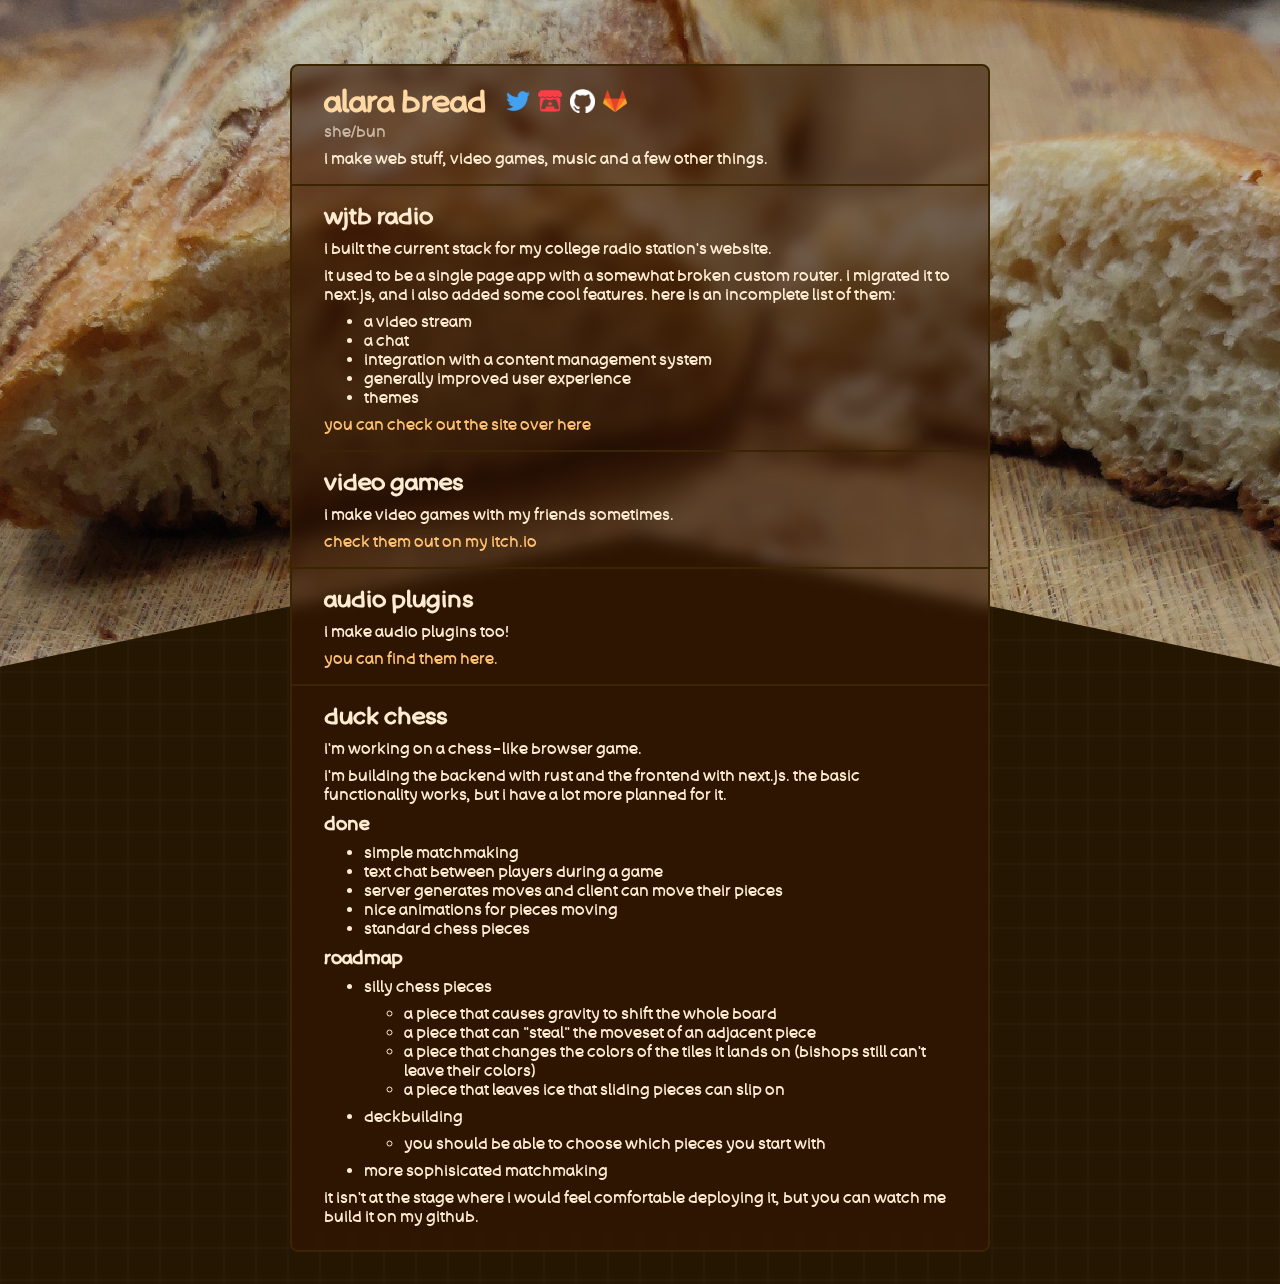
<file: index.html>
<!DOCTYPE html>
<html>
	<head>
		<title>alara bread</title>
		<link rel="stylesheet" href="css/main.css" />
	</head>
	<body>
		<img class="bg" src="/img/bread.jpg" alt="" />
		<div class="frame">
			<section>
				<h1>alara bread</h1>
				<div class="socials">
					<a
						title="Twitter"
						href="https://twitter.com/AlaraBread"
						target="_blank"
						><img alt="twitter" src="img/twitter.png"
					/></a>
					<a title="itch.io" href="https://alarabread.itch.io/" target="_blank"
						><img alt="itch.io" src="img/itch.png"
					/></a>
					<a title="Github" href="https://github.com/AlaraBread" target="_blank"
						><img alt="github" src="img/github.png"
					/></a>
					<a title="Gitlab" href="https://gitlab.com/AlaraBread" target="_blank"
						><img alt="gitlab" src="img/gitlab.png"
					/></a>
				</div>
				<p class="small">she/bun</p>
				<p>i make web stuff, video games, music and a few other things.</p>
			</section>
			<hr />
			<section>
				<h2>wjtb radio</h2>
				<p>i built the current stack for my college radio station's website.</p>
				<p>
					it used to be a single page app with a somewhat broken custom router.
					i migrated it to next.js, and i also added some cool features. here is
					an incomplete list of them:
				</p>
				<ul>
					<li>a video stream</li>
					<li>a chat</li>
					<li>integration with a content management system</li>
					<li>generally improved user experience</li>
					<li>themes</li>
				</ul>
				<p>
					<a href="https://wjtbradio.com/" target="_blank"
						>you can check out the site over here</a
					>
				</p>
			</section>
			<hr />
			<section>
				<h2>video games</h2>
				<p>i make video games with my friends sometimes.</p>
				<p>
					<a href="https://alarabread.itch.io/" target="_blank"
						>check them out on my itch.io</a
					>
				</p>
			</section>
			<hr />
			<section>
				<h2>audio plugins</h2>
				<p>i make audio plugins too!</p>
				<p><a href="plugins">you can find them here.</a></p>
			</section>
			<hr />
			<section>
				<h2>duck chess</h2>
				<p>i'm working on a chess-like browser game.</p>
				<p>
					i'm building the backend with rust and the frontend with next.js. the
					basic functionality works, but i have a lot more planned for it.
				</p>
				<h3>done</h3>
				<ul>
					<li>simple matchmaking</li>
					<li>text chat between players during a game</li>
					<li>server generates moves and client can move their pieces</li>
					<li>nice animations for pieces moving</li>
					<li>standard chess pieces</li>
				</ul>
				<h3>roadmap</h3>
				<ul>
					<li>
						silly chess pieces
						<ul>
							<li>a piece that causes gravity to shift the whole board</li>
							<li>a piece that can "steal" the moveset of an adjacent piece</li>
							<li>
								a piece that changes the colors of the tiles it lands on
								(bishops still can't leave their colors)
							</li>
							<li>a piece that leaves ice that sliding pieces can slip on</li>
						</ul>
					</li>
					<li>
						deckbuilding
						<ul>
							<li>you should be able to choose which pieces you start with</li>
						</ul>
					</li>
					<li>more sophisicated matchmaking</li>
				</ul>
				<p>
					it isn't at the stage where i would feel comfortable deploying it, but
					you can watch me build it on my github.
				</p>
			</section>
		</div>
	</body>
</html>
</file>
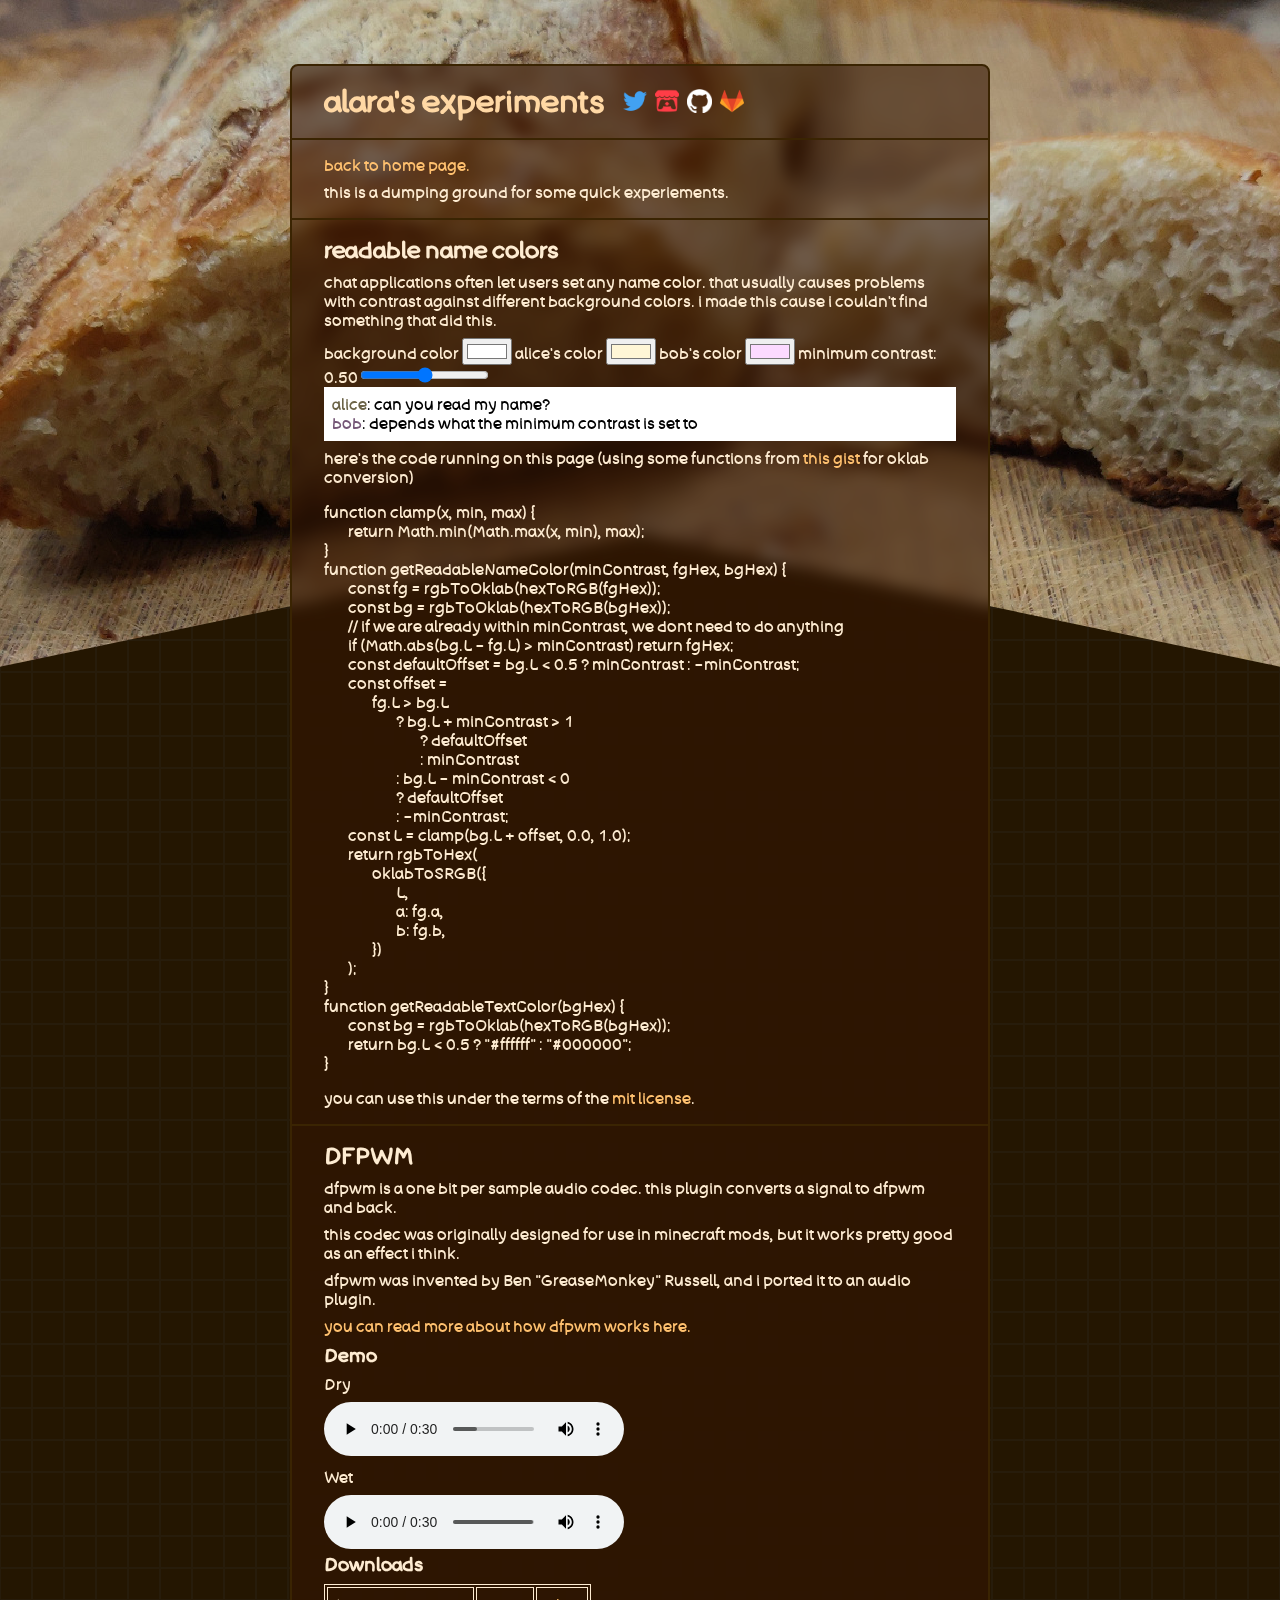
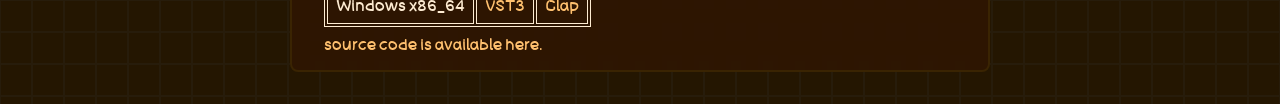
<file: experiments/index.html>
<!DOCTYPE html>
<html>
	<head>
		<title>alara's experiments</title>
		<link rel="stylesheet" href="../css/main.css" />
	</head>
	<body>
		<img class="bg" src="/img/bread.jpg" alt="" />
		<div class="frame">
			<section>
				<h1>alara's experiments</h1>
				<div class="socials">
					<a
						title="Twitter"
						href="https://twitter.com/AlaraBread"
						target="_blank"
						><img alt="twitter" src="../img/twitter.png"
					/></a>
					<a title="itch.io" href="https://alarabread.itch.io/" target="_blank"
						><img alt="itch.io" src="../img/itch.png"
					/></a>
					<a title="Github" href="https://github.com/AlaraBread" target="_blank"
						><img alt="github" src="../img/github.png"
					/></a>
					<a title="Gitlab" href="https://gitlab.com/AlaraBread" target="_blank"
						><img alt="gitlab" src="../img/gitlab.png"
					/></a>
				</div>
			</section>
			<hr />
			<section>
				<a href="..">back to home page.</a>
				<p>this is a dumping ground for some quick experiements.</p>
			</section>
			<hr />
			<section>
				<h2>readable name colors</h2>
				<p>
					chat applications often let users set any name color. that usually
					causes problems with contrast against different background colors. i
					made this cause i couldn't find something that did this.
				</p>
				<script>
					// from https://gist.github.com/earthbound19/e7fe15fdf8ca3ef814750a61bc75b5ce
					// This gist contains JavaScript functions and tests for:
					// - conversion from gamma-corrected (or gamma-compressed) sRGB to linear RGB, to Oklab
					// - interpolation through Oklab
					// - conversion back to linear RGB, then sRGB
					// To use these tests, install nodejs, save this file locally, and run with:
					//    node OklabExperiments.js
					// No other dependencies are required to use this.
					// Thanks to some helpful folks in the generative art community for helping me better understand what's happening with this.

					// My toddler smacked the keyboard with a piece of cardboard and made me accidentally type:
					// zaser~

					// Some color / math code tweaked from functions found in this repo: https://github.com/mattdesl/tiny-artblocks

					function clamp(value, min, max) {
						return Math.max(Math.min(value, max), min);
					}

					// returns an object literal which is r, g and b integers from an RGB hex string:
					function hexToRGB(str) {
						var hex = str.replace("#", "");
						// NOTE: This can be removed for brevity if you stick with 6-character codes:
						// if (hex.length === 3) {hex = hex[0] + hex[0] + hex[1] + hex[1] + hex[2] + hex[2];}
						var num = parseInt(hex, 16);
						return { r: num >> 16, g: (num >> 8) & 255, b: num & 255 };
					}

					// converts RGB integer values to hex:
					function rgbToHex({ r, g, b }) {
						// NEXT LINE OPTIONAL, depending on your purposes:
						// var r = clamp(r, 0, 255); var g = clamp(g, 0, 255); var b = clamp(b, 0, 255);
						return (
							"#" + (b | (g << 8) | (r << 16) | (1 << 24)).toString(16).slice(1)
						);
					}

					// correlary of first psuedocode block here (f_inv) : https://bottosson.github.io/posts/colorwrong/#what-can-we-do%3F ; "applying the inverse of the sRGB nonlinear transform function.." -- keeping the abbreviated syntax of arrow functions and ? : if/then, despite that they confuse and stretch my noob brain:
					const gammaToLinear = (c) =>
						c >= 0.04045 ? Math.pow((c + 0.055) / 1.055, 2.4) : c / 12.92;
					// correlary of the first " : "..then switching back" :
					const linearToGamma = (c) =>
						c >= 0.0031308 ? 1.055 * Math.pow(c, 1 / 2.4) - 0.055 : 12.92 * c;

					// Lab coordinates (parameters):
					// L = Lightness (0 (black) to ?? (diffuse white)
					// a = green (at negative -- is there a lower bound?) to red (positive)
					// b = blue (at negative) to yellow (at positive).
					// You can manually construct an object literal to pass to this function this way:
					// labVals = {L: 0.75, a: 0.7, b: 0.2};
					// sRGBresultObjectLiteral = oklabToSRGB(labVals);
					// You can also construct that as just {0.75, 0.7, 0.2}, and still pass it and it will work, apparently
					// "..Oklab is represented as an object {L, a, b} where L is between 0 and 1 for normal SRGB colors. a and b have a less clearly defined range, but will normally be between -0.5 and +0.5. Neutral gray colors will have a and b at zero (or very close)." re: https://www.npmjs.com/package/oklab
					// numbers updated from C++ example at https://bottosson.github.io/posts/oklab/ as updated 2021-01-25
					// helpful references:
					// https://observablehq.com/@sebastien/srgb-rgb-gamma
					// Other references: https://matt77hias.github.io/blog/2018/07/01/linear-gamma-and-sRGB-color-spaces.html
					// Takeaway: before manipulating color for sRGB (gamma-corrected or gamma compressed), convert it to linear RGB or a linear color space. Then do the manipulation, then convert it back to sRGB.
					function rgbToOklab({ r, g, b }) {
						// This is my undersanding: JavaScript canvas and many other virtual and literal devices use gamma-corrected (non-linear lightness) RGB, or sRGB. To convert sRGB values for manipulation in the Oklab color space, you must first convert them to linear RGB. Where Oklab interfaces with RGB it expects and returns linear RGB values. This next step converts (via a function) sRGB to linear RGB for Oklab to use:
						r = gammaToLinear(r / 255);
						g = gammaToLinear(g / 255);
						b = gammaToLinear(b / 255);
						// This is the Oklab math:
						var l = 0.4122214708 * r + 0.5363325363 * g + 0.0514459929 * b;
						var m = 0.2119034982 * r + 0.6806995451 * g + 0.1073969566 * b;
						var s = 0.0883024619 * r + 0.2817188376 * g + 0.6299787005 * b;
						// Math.crb (cube root) here is the equivalent of the C++ cbrtf function here: https://bottosson.github.io/posts/oklab/#converting-from-linear-srgb-to-oklab
						l = Math.cbrt(l);
						m = Math.cbrt(m);
						s = Math.cbrt(s);
						return {
							L: l * +0.2104542553 + m * +0.793617785 + s * -0.0040720468,
							a: l * +1.9779984951 + m * -2.428592205 + s * +0.4505937099,
							b: l * +0.0259040371 + m * +0.7827717662 + s * -0.808675766,
						};
					}

					function oklabToSRGB({ L, a, b }) {
						var l = L + a * +0.3963377774 + b * +0.2158037573;
						var m = L + a * -0.1055613458 + b * -0.0638541728;
						var s = L + a * -0.0894841775 + b * -1.291485548;
						// The ** operator here cubes; same as l_*l_*l_ in the C++ example:
						l = l ** 3;
						m = m ** 3;
						s = s ** 3;
						var r = l * +4.0767416621 + m * -3.3077115913 + s * +0.2309699292;
						var g = l * -1.2684380046 + m * +2.6097574011 + s * -0.3413193965;
						var b = l * -0.0041960863 + m * -0.7034186147 + s * +1.707614701;
						// Convert linear RGB values returned from oklab math to sRGB for our use before returning them:
						r = 255 * linearToGamma(r);
						g = 255 * linearToGamma(g);
						b = 255 * linearToGamma(b);
						// OPTION: clamp r g and b values to the range 0-255; but if you use the values immediately to draw, JavaScript clamps them on use:
						r = clamp(r, 0, 255);
						g = clamp(g, 0, 255);
						b = clamp(b, 0, 255);
						// OPTION: round the values. May not be necessary if you use them immediately for rendering in JavaScript, as JavaScript (also) discards decimals on render:
						r = Math.round(r);
						g = Math.round(g);
						b = Math.round(b);
						return { r, g, b };
					}
				</script>
				<script>
					function clamp(x, min, max) {
						return Math.min(Math.max(x, min), max);
					}
					function getReadableNameColor(minContrast, fgHex, bgHex) {
						const fg = rgbToOklab(hexToRGB(fgHex));
						const bg = rgbToOklab(hexToRGB(bgHex));
						// if we are already within minContrast, we dont need to do anything
						if (Math.abs(bg.L - fg.L) > minContrast) return fgHex;
						const defaultOffset = bg.L < 0.5 ? minContrast : -minContrast;
						const offset =
							fg.L > bg.L
								? bg.L + minContrast > 1
									? defaultOffset
									: minContrast
								: bg.L - minContrast < 0
								? defaultOffset
								: -minContrast;
						const L = clamp(bg.L + offset, 0.0, 1.0);
						return rgbToHex(
							oklabToSRGB({
								L,
								a: fg.a,
								b: fg.b,
							})
						);
					}
					function getReadableTextColor(bgHex) {
						const bg = rgbToOklab(hexToRGB(bgHex));
						return bg.L < 0.5 ? "#ffffff" : "#000000";
					}
				</script>
				<style>
					#nameBackground {
						min-height: 2rem;
						padding: 8px;
						font-size: 1rem;
					}
					#contrastLabel {
						font-variant-numeric: tabular-nums;
					}
				</style>
				<label>
					background color
					<input type="color" id="bgPicker" value="#FFFFFF" />
				</label>
				<label>
					alice's color
					<input type="color" id="fg1Picker" value="#FFF6D6" />
				</label>
				<label>
					bob's color
					<input type="color" id="fg2Picker" value="#FCDAFF" />
				</label>
				<label id="contrastLabel">
					minimum contrast: 1.0
					<input
						type="range"
						id="minContrastPicker"
						value="0.5"
						step="0.01"
						min="0.0"
						max="1.0"
					/>
				</label>
				<div style="background-color: #ffffff" id="nameBackground">
					<div>
						<span style="color: #ffffff" id="userName">alice</span
						><span style="color: #ffffff" class="chatText"
							>: can you read my name?</span
						>
					</div>
					<div>
						<span style="color: #ffffff" id="userName2">bob</span
						><span style="color: #ffffff" class="chatText"
							>: depends what the minimum contrast is set to</span
						>
					</div>
				</div>
				<script>
					function updateColors() {
						const name1FgColor = getReadableNameColor(
							parseFloat(minContrastPicker.value),
							fg1Picker.value,
							bgPicker.value
						);
						const name2FgColor = getReadableNameColor(
							parseFloat(minContrastPicker.value),
							fg2Picker.value,
							bgPicker.value
						);
						userName.setAttribute("style", `color: ${name1FgColor}`);
						userName2.setAttribute("style", `color: ${name2FgColor}`);
						const chatTexts = document.getElementsByClassName("chatText");
						for (let i = 0; i < chatTexts.length; i++)
							chatTexts
								.item(i)
								.setAttribute(
									"style",
									`color: ${getReadableTextColor(bgPicker.value)}`
								);
						nameBackground.setAttribute(
							"style",
							`background-color: ${bgPicker.value}`
						);
						contrastLabel.childNodes[0].nodeValue = `minimum contrast: ${parseFloat(
							minContrastPicker.value
						).toFixed(2)}`;
						console.log(contrastLabel.childNodes);
					}
					bgPicker.addEventListener("change", updateColors);
					fg1Picker.addEventListener("change", updateColors);
					fg2Picker.addEventListener("change", updateColors);
					minContrastPicker.addEventListener("change", updateColors);
					minContrastPicker.addEventListener("mousemove", updateColors);
					updateColors();
				</script>
				<p>
					here's the code running on this page (using some functions from
					<a
						href="https://gist.github.com/earthbound19/e7fe15fdf8ca3ef814750a61bc75b5ce"
						target="_blank"
						>this gist</a
					>
					for oklab conversion)
				</p>
				<pre>
function clamp(x, min, max) {
	return Math.min(Math.max(x, min), max);
}
function getReadableNameColor(minContrast, fgHex, bgHex) {
	const fg = rgbToOklab(hexToRGB(fgHex));
	const bg = rgbToOklab(hexToRGB(bgHex));
	// if we are already within minContrast, we dont need to do anything
	if (Math.abs(bg.L - fg.L) > minContrast) return fgHex;
	const defaultOffset = bg.L < 0.5 ? minContrast : -minContrast;
	const offset =
		fg.L > bg.L
			? bg.L + minContrast > 1
				? defaultOffset
				: minContrast
			: bg.L - minContrast < 0
			? defaultOffset
			: -minContrast;
	const L = clamp(bg.L + offset, 0.0, 1.0);
	return rgbToHex(
		oklabToSRGB({
			L,
			a: fg.a,
			b: fg.b,
		})
	);
}
function getReadableTextColor(bgHex) {
	const bg = rgbToOklab(hexToRGB(bgHex));
	return bg.L < 0.5 ? "#ffffff" : "#000000";
}</pre
				>
				<p>
					you can use this under the terms of the
					<a href="https://mit-license.org/" target="_blank">mit license</a>.
				</p>
			</section>
			<hr />
			<section>
				<h2>DFPWM</h2>
				<p>
					dfpwm is a one bit per sample audio codec. this plugin converts a
					signal to dfpwm and back.
				</p>
				<p>
					this codec was originally designed for use in minecraft mods, but it
					works pretty good as an effect i think.
				</p>
				<p>
					dfpwm was invented by Ben "GreaseMonkey" Russell, and i ported it to
					an audio plugin.
				</p>
				<p>
					<a href="https://wiki.vexatos.com/dfpwm" target="_blank"
						>you can read more about how dfpwm works here.</a
					>
				</p>
				<h3>Demo</h3>
				<p>Dry</p>
				<audio controls>
					<source src="../music/dfpwm_test_dry.mp3" type="audio/mpeg" />
					Your browser does not support the audio tag.
				</audio>
				<p>Wet</p>
				<audio controls>
					<source src="../music/dfpwm_test_wet.mp3" type="audio/mpeg" />
					Your browser does not support the audio tag.
				</audio>
				<h3>Downloads</h3>
				<table>
					<tr>
						<td>Windows x86_64</td>
						<td>
							<a
								href="../releases/dfpwm/windows_x86_64/DFPWM.vst3"
								target="_blank"
								>VST3</a
							>
						</td>
						<td>
							<a
								href="../releases/dfpwm/windows_x86_64/DFPWM.clap"
								target="_blank"
								>Clap</a
							>
						</td>
					</tr>
				</table>
				<a href="https://gitlab.com/AlaraBread/dfpwm" target="_blank"
					>source code is available here.</a
				>
			</section>
		</div>
	</body>
</html>
</file>
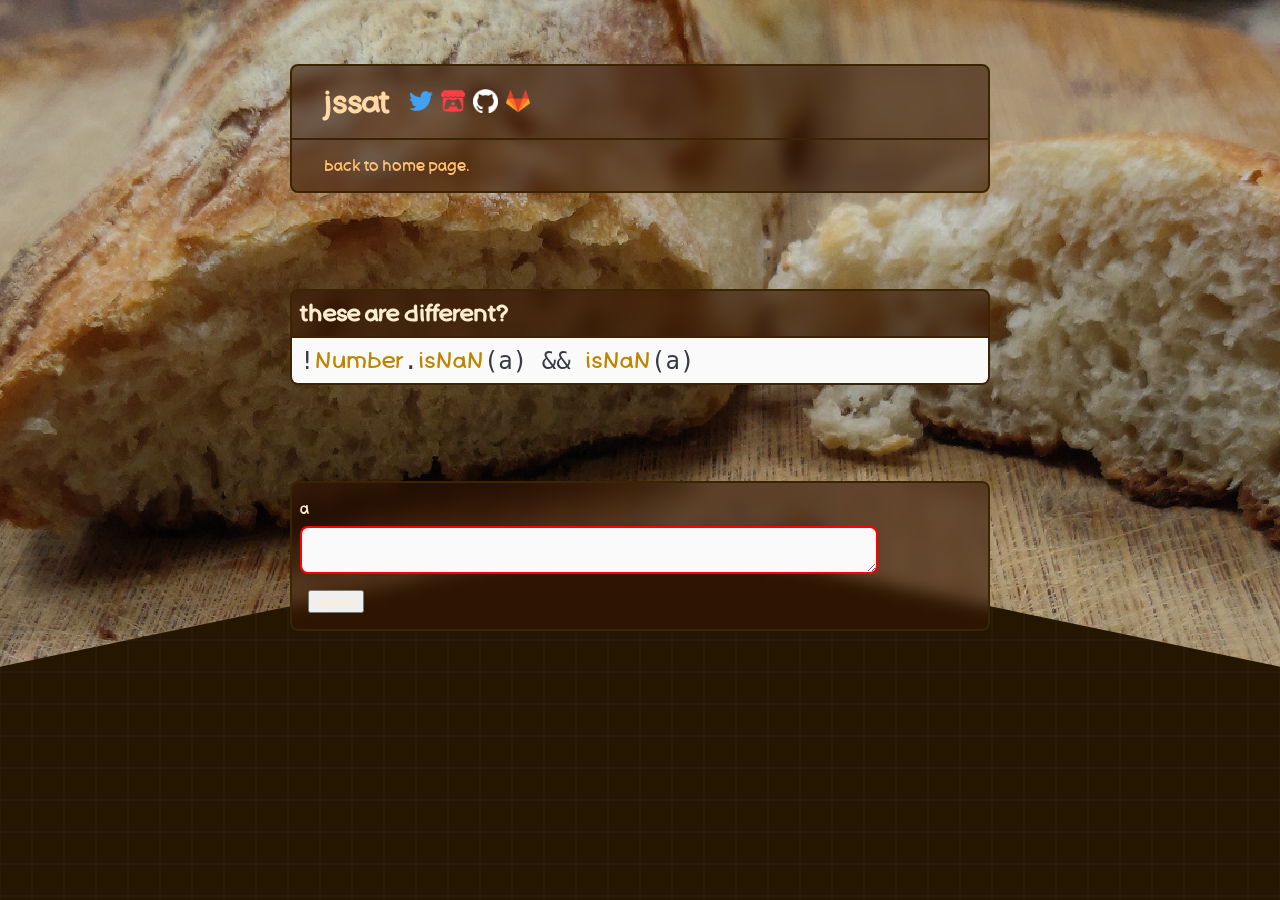
<file: jssat/index.html>
<!doctype html>
<html>
	<head>
		<title>jssat</title>
		<script type="importmap">
			{
				"imports": {
					"acorn": "./acorn.min.js",
					"puzzles": "./puzzles.js"
				}
			}
		</script>
		<script src="./highlight.min.js"></script>
		<script type="module" src="./acorn.min.js"></script>
		<script type="module" src="./puzzles.js"></script>
		<link rel="stylesheet" href="../css/main.css" />
		<link rel="stylesheet" href="./light.css" />
		<link rel="stylesheet" href="./dark.css" />
		<link rel="stylesheet" href="./jssat.css" />
		<script>
			hljs.highlightAll();
		</script>
	</head>
	<body>
		<img class="bg" src="/img/bread.jpg" alt="" />
		<div class="frame">
			<section>
				<h1>jssat</h1>
				<div class="socials">
					<a
						title="Twitter"
						href="https://twitter.com/AlaraBread"
						target="_blank"
						><img alt="twitter" src="../img/twitter.png"
					/></a>
					<a title="itch.io" href="https://alarabread.itch.io/" target="_blank"
						><img alt="itch.io" src="../img/itch.png"
					/></a>
					<a title="Github" href="https://github.com/AlaraBread" target="_blank"
						><img alt="github" src="../img/github.png"
					/></a>
					<a title="Gitlab" href="https://gitlab.com/AlaraBread" target="_blank"
						><img alt="gitlab" src="../img/gitlab.png"
					/></a>
				</div>
			</section>
			<hr />
			<section>
				<a href="..">back to home page.</a>
			</section>
		</div>
		<div class="frame" id="expression-frame">
			<div id="expression-container"></div>
		</div>
		<div class="frame" id="inputs-container"></div>
		<script>
			// seperate script tag to disable strict mode for the with here
			function evalWithBindings(expression, bindings) {
				return eval(`
					with(bindings)
					{
						${expression}
					}
				`);
			}
		</script>
		<script type="module">
			import * as acorn from "acorn";
			import { puzzles } from "puzzles";

			function isValidJS(js) {
				try {
					const expression = acorn.parseExpressionAt(js, 0, {
						ecmaVersion: "latest",
						preserveParens: true,
					});
					if (expression.end !== js.trim().length) {
						// acorn will stop at the end of the fist expression
						// if theres more text after that, we want to show an error
						return false;
					}
					return true;
				} catch (error) {
					return false;
				}
			}

			// from https://stackoverflow.com/a/4812022
			function getSelectionCharacterOffsetWithin(element) {
				let start = 0;
				let end = 0;
				const doc = element.ownerDocument || element.document;
				const win = doc.defaultView || doc.parentWindow;
				let sel;
				if (typeof win.getSelection != "undefined") {
					sel = win.getSelection();
					if (sel.rangeCount > 0) {
						const range = win.getSelection().getRangeAt(0);
						const preCaretRange = range.cloneRange();
						preCaretRange.selectNodeContents(element);
						preCaretRange.setEnd(range.startContainer, range.startOffset);
						start = preCaretRange.toString().length;
						preCaretRange.setEnd(range.endContainer, range.endOffset);
						end = preCaretRange.toString().length;
					}
				} else if ((sel = doc.selection) && sel.type != "Control") {
					const textRange = sel.createRange();
					const preCaretTextRange = doc.body.createTextRange();
					preCaretTextRange.moveToElementText(element);
					preCaretTextRange.setEndPoint("EndToStart", textRange);
					start = preCaretTextRange.text.length;
					preCaretTextRange.setEndPoint("EndToEnd", textRange);
					end = preCaretTextRange.text.length;
				}
				return { start: start, end: end };
			}

			// from https://markaicode.com/how-to-set-cursor-position-in-contenteditable-elements-with-javascript/
			// Helper function to traverse DOM and find text node at specific position
			function findTextNodeAndOffset(element, targetPosition) {
				let currentPosition = 0;

				function traverse(node) {
					// If it's a text node, check if target position falls within it
					if (node.nodeType === Node.TEXT_NODE) {
						const textLength = node.textContent.length;

						if (currentPosition + textLength >= targetPosition) {
							// Found the target text node
							const offset = targetPosition - currentPosition;
							return { node: node, offset: offset };
						}

						currentPosition += textLength;
					} else {
						// Recursively check child nodes
						for (let child of node.childNodes) {
							const result = traverse(child);
							if (result.node) {
								return result;
							}
						}
					}

					return { node: null, offset: 0 };
				}

				return traverse(element);
			}

			// from https://markaicode.com/how-to-set-cursor-position-in-contenteditable-elements-with-javascript/
			// Main function to set cursor position in contenteditable elements
			function setCursorPosition(element, position, fromEnd = false) {
				// Ensure element is focusable
				if (!element.isContentEditable) {
					console.warn("Element must be contenteditable");
					return false;
				}

				// Get text content for position calculation
				const textContent = element.textContent || element.innerText || "";
				const maxPosition = textContent.length;

				// Calculate actual position
				let targetPosition;
				if (fromEnd) {
					targetPosition = Math.max(0, maxPosition - position);
				} else {
					targetPosition = Math.min(position, maxPosition);
				}

				try {
					// Create range and selection
					const range = document.createRange();
					const selection = window.getSelection();

					// Find the text node and position
					const result = findTextNodeAndOffset(element, targetPosition);

					if (result.node) {
						range.setStart(result.node, result.offset);
						range.setEnd(result.node, result.offset);

						// Clear existing selection and apply new range
						selection.removeAllRanges();
						selection.addRange(range);

						// Focus the element
						element.focus();

						return true;
					}

					return false;
				} catch (error) {
					console.error("Error setting cursor position:", error);
					return false;
				}
			}

			function generateExpressionInput(parentElement, labelText) {
				const label = document.createElement("label");
				label.className = "expression-input-label";
				label.textContent = labelText;

				const input = document.createElement("div");
				input.contentEditable = "plaintext-only";
				input.spellcheck = false;
				input.ariaMultiline = "true";
				input.translate = "no";
				input.writingSuggestions = "false";
				input.autocapitalize = "none";
				input.autocorrect = "off";
				input.role = "textbox";
				input.className = "expression-input hljs language-js";

				label.appendChild(input);
				parentElement.appendChild(label);
			}
			function generateExpressionDisplay(parentElement, expression) {
				console.log(expression);
				const display = document.createElement("div");
				display.className = "expression-display hljs language-js";
				display.textContent = expression;
				hljs.highlightElement(display);
				parentElement.replaceChildren(display);
			}
			const inputsContainer = document.getElementById("inputs-container");
			const expressionContainer = document.getElementById(
				"expression-container",
			);
			const puzzle = puzzles[0];
			inputsContainer.innerHTML = "";
			for (let i = 0; i < puzzle.inputs.length; i++) {
				generateExpressionInput(inputsContainer, puzzle.inputs[i]);
			}
			const submitButton = document.createElement("button");
			submitButton.textContent = "submit";
			submitButton.addEventListener("click", () => {
				const expressionInputs =
					document.getElementsByClassName("expression-input");
				const inputs = Array.from(expressionInputs).map(
					(expressionInput) => expressionInput.innerText,
				);
				const isValid = inputs.every(isValidJS);
				if (!isValid) return;
				console.log(inputs);
				const inputsEvaled = Object.fromEntries(
					puzzle.inputs.map((inputName, index) => [
						inputName,
						eval(`(${inputs[index]})`),
					]),
				);
				const result = evalWithBindings(puzzle.expression, inputsEvaled);
				if (!!result) {
					generateExpressionDisplay(expressionContainer, "you did it!");
				} else {
					generateExpressionDisplay(expressionContainer, "try again!");
					window.setTimeout(() => {
						generateExpressionDisplay(expressionContainer, puzzle.expression);
					}, 1000);
				}
			});
			inputsContainer.appendChild(submitButton);
			generateExpressionDisplay(expressionContainer, puzzle.expression);

			const puzzleTitle = document.createElement("h2");
			puzzleTitle.textContent = puzzle.title;
			const expressionFrame = document.getElementById("expression-frame");
			expressionFrame.prepend(puzzleTitle);

			function sanitizeExpressionText(text) {
				return text.replaceAll(/\n/g, "");
			}

			const expressionInputs =
				document.getElementsByClassName("expression-input");
			function updateHighlight(event) {
				const expressionInput = event.target;
				const containsNewline = expressionInput.innerText.includes("\n");
				const expression = sanitizeExpressionText(expressionInput.innerText);
				const selOffsets = getSelectionCharacterOffsetWithin(expressionInput);
				expressionInput.innerText = expression;
				expressionInput.removeAttribute("data-highlighted");
				if (isValidJS(expression)) {
					expressionInput.removeAttribute("data-invalid-js");
					hljs.highlightElement(expressionInput);
				} else {
					expressionInput.setAttribute("data-invalid-js", "true");
				}
				setCursorPosition(
					expressionInput,
					containsNewline ? selOffsets.start - 1 : selOffsets.start,
				);
			}
			Array.prototype.forEach.call(expressionInputs, (expressionInput) => {
				expressionInput.addEventListener("input", updateHighlight);
				expressionInput.addEventListener("keydown", (event) => {
					if (event.key === "Enter") {
						submitButton.click();
					}
				});
				updateHighlight({ target: expressionInput });
			});
		</script>
	</body>
</html>
</file>
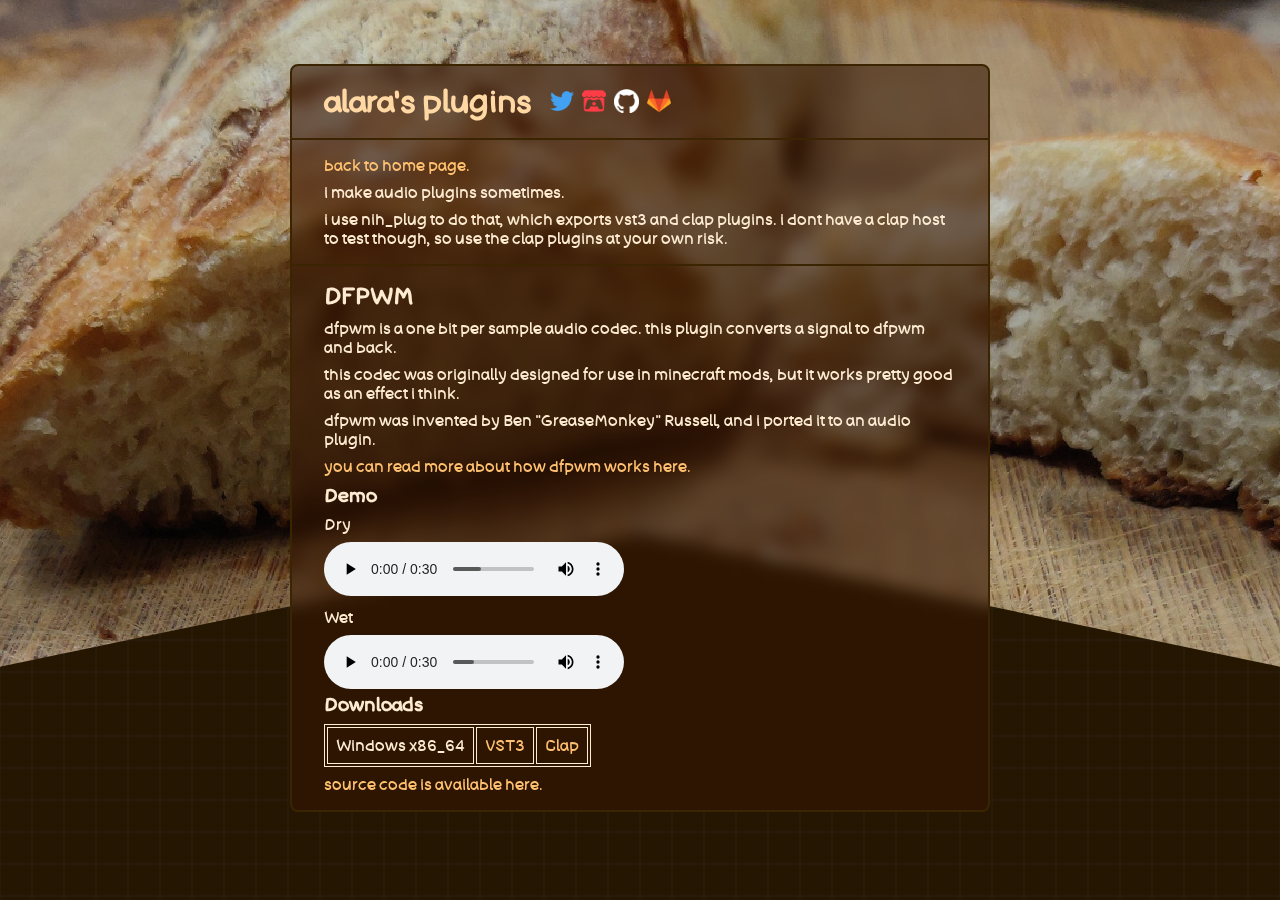
<file: plugins/index.html>
<!DOCTYPE html>
<html>
	<head>
		<title>plugins</title>
		<link rel="stylesheet" href="../css/main.css" />
	</head>
	<body>
		<img class="bg" src="/img/bread.jpg" alt="" />
		<div class="frame">
			<section>
				<h1>alara's plugins</h1>
				<div class="socials">
					<a
						title="Twitter"
						href="https://twitter.com/AlaraBread"
						target="_blank"
						><img alt="twitter" src="../img/twitter.png"
					/></a>
					<a title="itch.io" href="https://alarabread.itch.io/" target="_blank"
						><img alt="itch.io" src="../img/itch.png"
					/></a>
					<a title="Github" href="https://github.com/AlaraBread" target="_blank"
						><img alt="github" src="../img/github.png"
					/></a>
					<a title="Gitlab" href="https://gitlab.com/AlaraBread" target="_blank"
						><img alt="gitlab" src="../img/gitlab.png"
					/></a>
				</div>
			</section>
			<hr />
			<section>
				<a href="..">back to home page.</a>
				<p>i make audio plugins sometimes.</p>
				<p>
					i use nih_plug to do that, which exports vst3 and clap plugins. i dont
					have a clap host to test though, so use the clap plugins at your own
					risk.
				</p>
			</section>
			<hr />
			<section>
				<h2>DFPWM</h2>
				<p>
					dfpwm is a one bit per sample audio codec. this plugin converts a
					signal to dfpwm and back.
				</p>
				<p>
					this codec was originally designed for use in minecraft mods, but it
					works pretty good as an effect i think.
				</p>
				<p>
					dfpwm was invented by Ben "GreaseMonkey" Russell, and i ported it to
					an audio plugin.
				</p>
				<p>
					<a href="https://wiki.vexatos.com/dfpwm" target="_blank"
						>you can read more about how dfpwm works here.</a
					>
				</p>
				<h3>Demo</h3>
				<p>Dry</p>
				<audio controls>
					<source src="../music/dfpwm_test_dry.mp3" type="audio/mpeg" />
					Your browser does not support the audio tag.
				</audio>
				<p>Wet</p>
				<audio controls>
					<source src="../music/dfpwm_test_wet.mp3" type="audio/mpeg" />
					Your browser does not support the audio tag.
				</audio>
				<h3>Downloads</h3>
				<table>
					<tr>
						<td>Windows x86_64</td>
						<td>
							<a
								href="../releases/dfpwm/windows_x86_64/DFPWM.vst3"
								target="_blank"
								>VST3</a
							>
						</td>
						<td>
							<a
								href="../releases/dfpwm/windows_x86_64/DFPWM.clap"
								target="_blank"
								>Clap</a
							>
						</td>
					</tr>
				</table>
				<a href="https://gitlab.com/AlaraBread/dfpwm" target="_blank"
					>source code is available here.</a
				>
			</section>
		</div>
	</body>
</html>
</file>
<file: css/main.css>
@import url("badcomic/stylesheet.css");

* {
	box-sizing: border-box;
	color: #feecd2;
	font-family: "BadComic";
}

body {
	background-color: #241601;
	background-size: 32px 32px;
	background-position: -1px -1px;
	background-image: linear-gradient(90deg, #271c0b 2px, transparent 1px),
		linear-gradient(180deg, #271c0b 2px, transparent 1px);
	display: flex;
	flex-direction: column;
	margin: 0;
}

.bg {
	pointer-events: none;
	object-fit: contain;
	image-rendering: pixelated;
	position: absolute;
	width: 100%;
	clip-path: polygon(0 0, 100% 0, 100% 100%, 50% 80%, 0 100%);
}

html,
body {
	min-height: 100%;
}

a {
	text-decoration: none;
	color: #ffc16f;
}

.frame {
	backdrop-filter: blur(8px);
	border: solid 2px #3a2402;
	max-width: calc(min(70ch, 100svw));
	width: 70ch;
	min-width: 0;
	margin: auto;
	margin-bottom: 32px;
	margin-top: 64px;
	padding: 16px 0;
	background-color: #35150291;
	flex: 1 1 auto;
	border-radius: 8px;
}

.socials {
	display: flex;
	flex-wrap: wrap;
	gap: 8px;
}

.socials > * > * {
	height: 2.5rem;
}

@media (min-width: 1200px) {
	.socials {
		display: inline-flex;
	}
	.socials > * > * {
		height: 1.5rem;
	}
}

section {
	padding: 0 32px;
}

hr {
	border: solid 1px #3a2402;
	margin: 16px 0;
	padding: 0;
}

.small {
	color: #c8b6a0;
	margin-top: 0;
}

h1 {
	margin-right: 16px;
	font-size: 2rem;
	color: #ffd8a4;
	display: inline;
	margin-bottom: 0;
}

h2,
h3 {
	margin: 0;
}

ul,
ol {
	margin: 8px 0;
}

p,
section > a {
	margin: 8px 0;
	max-width: 70ch;
}

table,
th,
td {
	border: 1px solid;
}

td,
th {
	padding: 8px;
}

table {
	margin: 8px 0;
}
</file>
<file: jssat/light.css>
/*

Atom One Light by Daniel Gamage
Original One Light Syntax theme from https://github.com/atom/one-light-syntax

base:    #fafafa
mono-1:  #383a42
mono-2:  #686b77
mono-3:  #a0a1a7
hue-1:   #0184bb
hue-2:   #4078f2
hue-3:   #a626a4
hue-4:   #50a14f
hue-5:   #e45649
hue-5-2: #c91243
hue-6:   #986801
hue-6-2: #c18401

*/

@media (prefers-color-scheme: light) {
	.hljs {
		color: #383a42;
		background: #fafafa;
	}

	.hljs-comment,
	.hljs-quote {
		color: #a0a1a7;
	}

	.hljs-doctag,
	.hljs-keyword,
	.hljs-formula {
		color: #a626a4;
	}

	.hljs-section,
	.hljs-name,
	.hljs-selector-tag,
	.hljs-deletion,
	.hljs-subst {
		color: #e45649;
	}

	.hljs-literal {
		color: #0184bb;
	}

	.hljs-string,
	.hljs-regexp,
	.hljs-addition,
	.hljs-attribute,
	.hljs-meta .hljs-string {
		color: #50a14f;
	}

	.hljs-attr,
	.hljs-variable,
	.hljs-template-variable,
	.hljs-type,
	.hljs-selector-class,
	.hljs-selector-attr,
	.hljs-selector-pseudo,
	.hljs-number {
		color: #986801;
	}

	.hljs-symbol,
	.hljs-bullet,
	.hljs-link,
	.hljs-meta,
	.hljs-selector-id,
	.hljs-title {
		color: #4078f2;
	}

	.hljs-built_in,
	.hljs-title.class_,
	.hljs-class .hljs-title {
		color: #c18401;
	}

	.hljs-link {
		text-decoration: underline;
	}
}
</file>
<file: jssat/dark.css>
/*

Atom One Dark by Daniel Gamage
Original One Dark Syntax theme from https://github.com/atom/one-dark-syntax

base:    #282c34
mono-1:  #abb2bf
mono-2:  #818896
mono-3:  #5c6370
hue-1:   #56b6c2
hue-2:   #61aeee
hue-3:   #c678dd
hue-4:   #98c379
hue-5:   #e06c75
hue-5-2: #be5046
hue-6:   #d19a66
hue-6-2: #e6c07b

*/

@media (prefers-color-scheme: dark) {
	.hljs {
		color: #abb2bf;
		background: #282c34;
	}

	.hljs-comment,
	.hljs-quote {
		color: #5c6370;
	}

	.hljs-doctag,
	.hljs-keyword,
	.hljs-formula {
		color: #c678dd;
	}

	.hljs-section,
	.hljs-name,
	.hljs-selector-tag,
	.hljs-deletion,
	.hljs-subst {
		color: #e06c75;
	}

	.hljs-literal {
		color: #56b6c2;
	}

	.hljs-string,
	.hljs-regexp,
	.hljs-addition,
	.hljs-attribute,
	.hljs-meta .hljs-string {
		color: #98c379;
	}

	.hljs-attr,
	.hljs-variable,
	.hljs-template-variable,
	.hljs-type,
	.hljs-selector-class,
	.hljs-selector-attr,
	.hljs-selector-pseudo,
	.hljs-number {
		color: #d19a66;
	}

	.hljs-symbol,
	.hljs-bullet,
	.hljs-link,
	.hljs-meta,
	.hljs-selector-id,
	.hljs-title {
		color: #61aeee;
	}

	.hljs-built_in,
	.hljs-title.class_,
	.hljs-class .hljs-title {
		color: #e6c07b;
	}

	.hljs-link {
		text-decoration: underline;
	}
}
</file>
<file: jssat/jssat.css>
.expression-input-label {
	display: block;
	margin: 0px 8px 16px;
}

h2 {
	margin: 8px;
}

.frame:has(> #expression-container) {
	padding: 0;
	overflow: hidden;
}

#expression-container {
	border-top: 2px solid #3a2402;
}

.expression-display {
	font-family: "ComicShanns", monospace;
	font-size: 1.5rem;
	padding: 8px;
	white-space: pre;
}

.expression-input {
	font-family: "ComicShanns", monospace;
	font-size: 1rem;
	padding: 8px;
	margin: 8px 0 0 0;
	border: 2px solid transparent;
	border-radius: 8px;
	overflow: scroll;
	resize: horizontal;
	min-height: calc(1rem + 16px * 2);
	max-height: calc(16rem + 16px * 2);
	min-width: 20ch;
	max-width: 60ch;
	white-space: pre-wrap;
}

.expression-input:focus-visible {
	outline: none;
	border: 2px solid #3a2402;
}

.expression-input[data-invalid-js] {
	border: 2px solid red;
}

button {
	margin: 0 16px;
}

select {
	font-size: 1rem;
	background-color: #351502;
	padding: 8px;
	margin: 8px 0;
	font-family: "ComicShanns", monospace;
	overflow-x: scroll;
	tab-size: 4;
	border: 2px solid #3a2402;
	border-radius: 8px;
	transition:
		background-color 0.05s ease-out,
		transform 0.05s ease-out;
}
</file>
